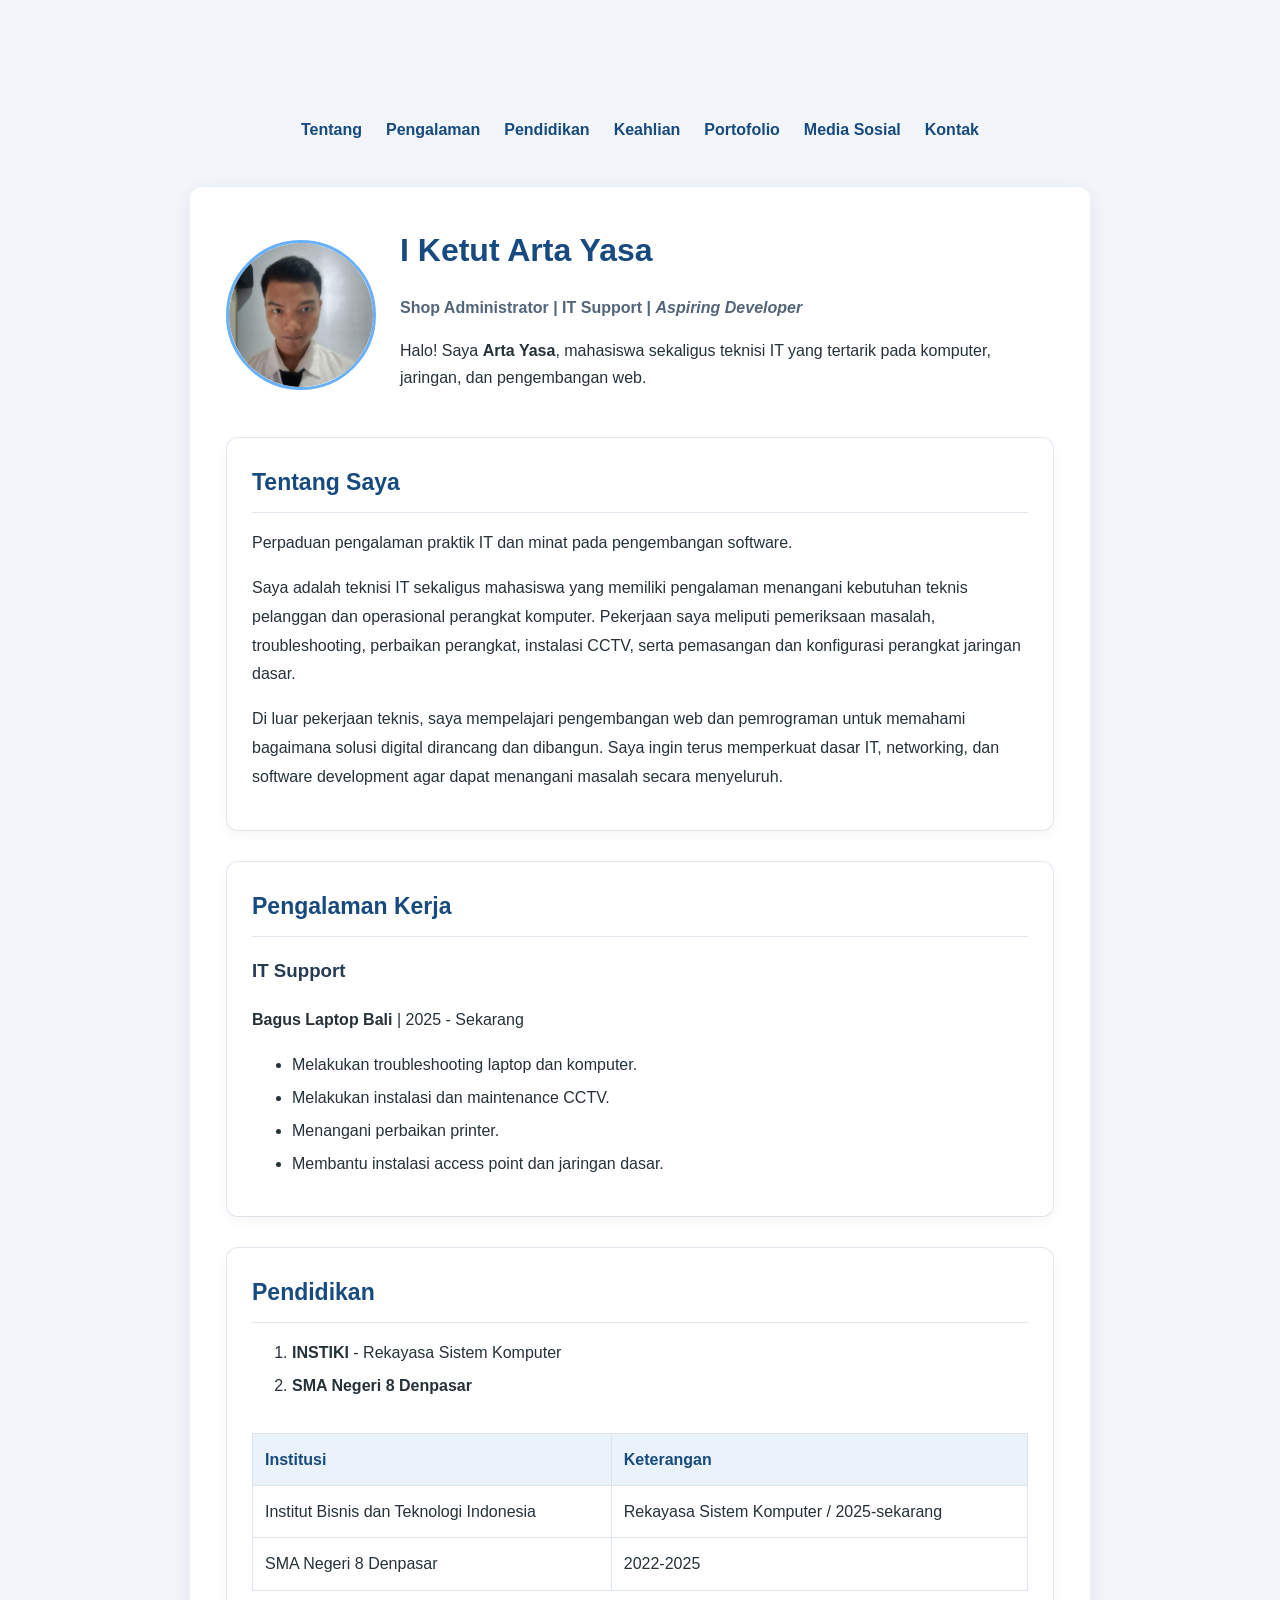
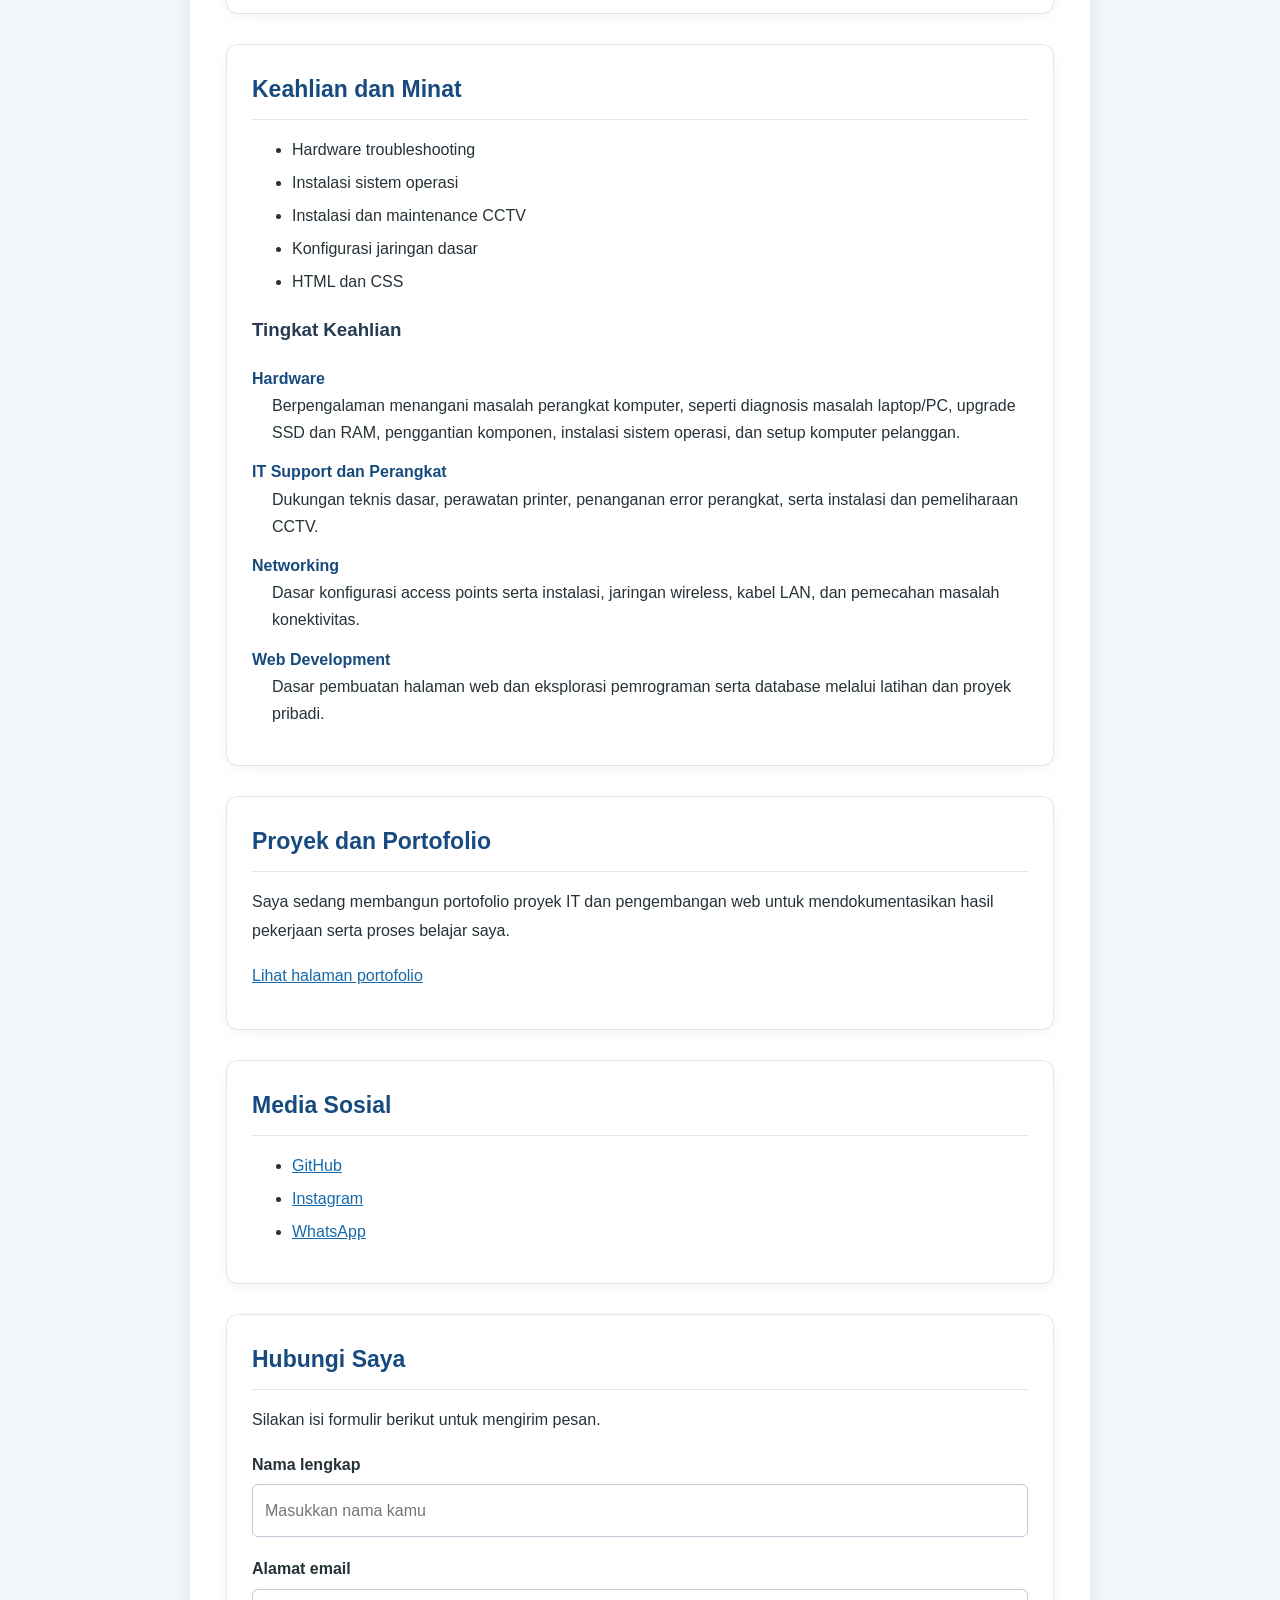
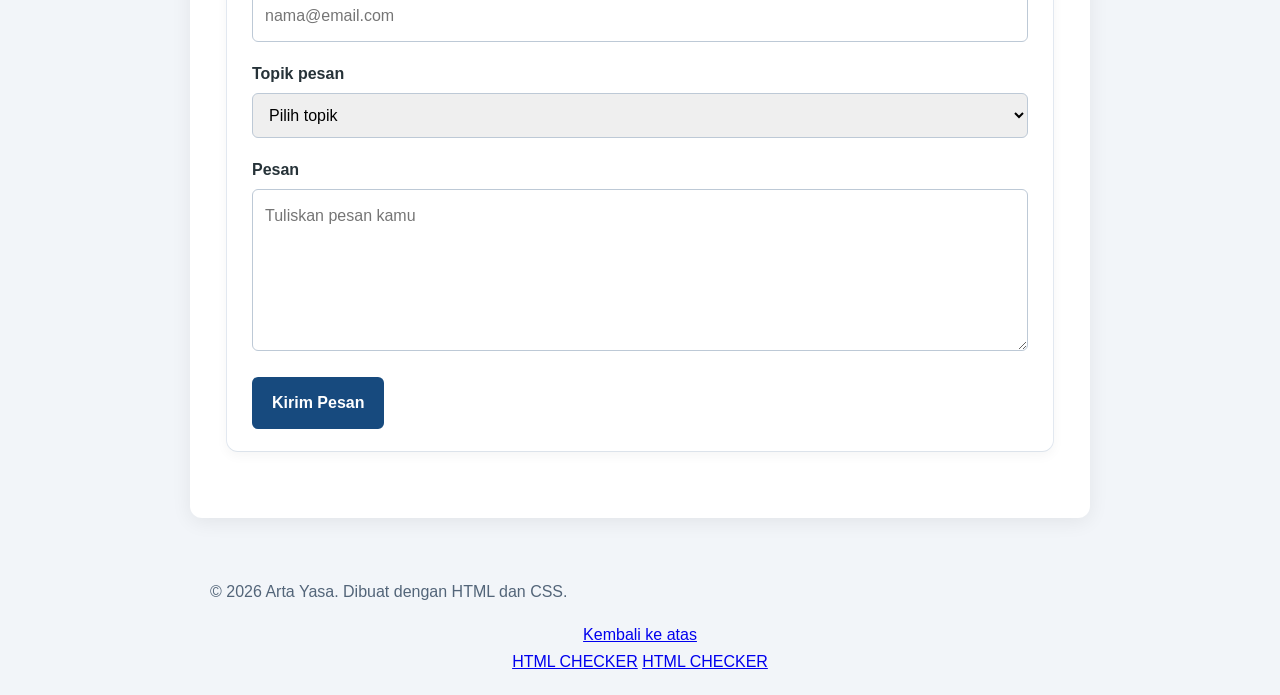
<file: index.html>
<!DOCTYPE html>
<html lang="id">
<head>
    <meta charset="UTF-8">
    <meta name="viewport" content="width=device-width, initial-scale=1.0">

    <title>CV Arta Yasa | IT Technician</title>
    <meta name="description" content="CV dan portofolio Arta Yasa, IT Technician dan calon Web Developer.">

    <link rel="stylesheet" href="style.css">
</head>
<body>

    <!-- 1. Navigasi -->
    <nav class="navbar">
        <a href="#tentang">Tentang</a>
        <a href="#pengalaman">Pengalaman</a>
        <a href="#pendidikan">Pendidikan</a>
        <a href="#keahlian">Keahlian</a>
        <a href="#proyek">Portofolio</a>
        <a href="#sosial">Media Sosial</a>
        <a href="#kontak">Kontak</a>
    </nav>

    <main class="cv">

        <!-- 2. Beranda dan perkenalan -->
        <header id="beranda" class="profile-header">
        <img src="Gambar/Foto_ketut.jpeg" alt="Foto profil Arta Yasa" class="foto-profil" width="150" height="150">

            <div class="profile-info">
                <h1>I Ketut Arta Yasa</h1>

                <p class="profesi">
                    Shop Administrator | IT Support |
                    <em>Aspiring Developer</em>
                </p>

                <p>
                    Halo! Saya <strong>Arta Yasa</strong>,
                    mahasiswa sekaligus teknisi IT yang tertarik
                    pada komputer, jaringan, dan pengembangan web.
                </p>
            </div>
        </header>

        <!-- 3. Tentang saya -->
        <section id="tentang" class="card">
            <h2>Tentang Saya</h2>

            <p>
                Perpaduan pengalaman praktik IT dan minat pada pengembangan software.<br>
            </p>
            <p>    
            Saya adalah teknisi IT sekaligus mahasiswa yang memiliki pengalaman menangani kebutuhan teknis pelanggan dan operasional perangkat komputer. Pekerjaan saya meliputi pemeriksaan masalah, troubleshooting, perbaikan perangkat, instalasi CCTV, serta pemasangan dan konfigurasi perangkat jaringan dasar.<br>
            </p>
            <p>        
                Di luar pekerjaan teknis, saya mempelajari pengembangan web dan pemrograman untuk memahami bagaimana solusi digital dirancang dan dibangun. Saya ingin terus memperkuat dasar IT, networking, dan software development agar dapat menangani masalah secara  menyeluruh.
            </p>
        </section>

        <!-- 4. Pengalaman kerja -->
        <section id="pengalaman" class="card">
            <h2>Pengalaman Kerja</h2>

            <article>
                <h3>IT Support</h3>
                <p>
                    <strong>Bagus Laptop Bali</strong> |
                    2025 - Sekarang
                </p>

                <ul>
                    <li>Melakukan troubleshooting laptop dan komputer.</li>
                    <li>Melakukan instalasi dan maintenance CCTV.</li>
                    <li>Menangani perbaikan printer.</li>
                    <li>Membantu instalasi access point dan jaringan dasar.</li>
                </ul>
            </article>
        </section>

        <!-- 5. Pendidikan: daftar berurutan -->
        <section id="pendidikan" class="card">
            <h2>Pendidikan</h2>

            <ol>
                <li>
                    <strong>INSTIKI</strong> -
                    Rekayasa Sistem Komputer
                </li>
                <li>
                    <strong>SMA Negeri 8 Denpasar</strong> 
                </li>
            </ol>

            <!-- Tabel pendidikan: 2 kolom dan 2 baris data -->
            <div class="table-wrapper">
                <table>
                    <thead>
                        <tr>
                            <th scope="col">Institusi</th>
                            <th scope="col">Keterangan</th>
                        </tr>
                    </thead>

                    <tbody>
                        <tr>
                            <td>Institut Bisnis dan Teknologi Indonesia</td>
                            <td>Rekayasa Sistem Komputer / 2025-sekarang</td>
                        </tr>
                        <tr>
                            <td>SMA Negeri 8 Denpasar</td>
                            <td>2022-2025</td>
                        </tr>
                    </tbody>
                </table>
            </div>
        </section>

        <!-- 6. Keahlian -->
        <section id="keahlian" class="card">
            <h2>Keahlian dan Minat</h2>

            <ul>
                <li>Hardware troubleshooting</li>
                <li>Instalasi sistem operasi</li>
                <li>Instalasi dan maintenance CCTV</li>
                <li>Konfigurasi jaringan dasar</li>
                <li>HTML dan CSS</li>
            </ul>

            <!-- Bonus: daftar definisi -->
            <h3>Tingkat Keahlian</h3>

            <dl>
                <dt><strong>Hardware</strong></dt>
                <dd>Berpengalaman menangani masalah perangkat komputer, seperti diagnosis masalah laptop/PC, upgrade SSD dan RAM, penggantian komponen, instalasi sistem operasi, dan setup komputer pelanggan.</dd>

                <dt><strong>IT Support dan Perangkat</strong></dt>
                <dd>Dukungan teknis dasar, perawatan printer, penanganan error perangkat, serta instalasi dan pemeliharaan CCTV.</dd>

                <dt><strong>Networking</strong></dt>
                <dd>Dasar konfigurasi access points serta instalasi, jaringan wireless, kabel LAN, dan pemecahan masalah konektivitas.</dd>

                <dt><strong>Web Development</strong></dt>
                <dd>Dasar pembuatan halaman web dan eksplorasi pemrograman serta database melalui latihan dan proyek pribadi.</dd>
            </dl>
        </section>

        <!-- 7. Proyek dan portofolio -->
        <section id="proyek" class="card">
            <h2>Proyek dan Portofolio</h2>

            <p>
                Saya sedang membangun portofolio proyek IT dan
                pengembangan web untuk mendokumentasikan hasil
                pekerjaan serta proses belajar saya.
            </p>

            <p>
                <a href="portofolio.html">Lihat halaman portofolio </a>
            </p>
        </section>

        <!-- 8. Media sosial -->
        <section id="sosial" class="card">
            <h2>Media Sosial</h2>

            <ul>
                <li>
                    <a
                        href="https://github.com/arsa-tasa"
                    >GitHub</a>
                    
                </li>

                <li>
                    <a
                        href="https://www.instagram.com/arta.xlsx?rpxt=MXdoY28ydHk1anV6bA=="
                    >Instagram</a>
                </li>
                <li>
                    <a href="https://wa.me/6281805468775">WhatsApp</a>
                </li>
            </ul>
        </section>

        <!-- 9. Kontak dan form -->
        <section id="kontak" class="card">
            <h2>Hubungi Saya</h2>

            <p>
                Silakan isi formulir berikut untuk mengirim pesan.
            </p>

            <form action="#" method="get">
                <div class="form-group">
                    <label for="nama">Nama lengkap</label>
                    <input
                        type="text"
                        id="nama"
                        name="nama"
                        placeholder="Masukkan nama kamu"
                        required
                    >
                </div>

                <div class="form-group">
                    <label for="email">Alamat email</label>
                    <input
                        type="email"
                        id="email"
                        name="email"
                        placeholder="nama@email.com"
                        required
                    >
                </div>

                <div class="form-group">
                    <label for="topik">Topik pesan</label>
                    <select id="topik" name="topik" required>
                        <option value="">Pilih topik</option>
                        <option value="pekerjaan">Peluang kerja</option>
                        <option value="proyek">Kerja sama proyek</option>
                        <option value="lainnya">Lainnya</option>
                    </select>
                </div>

                <div class="form-group">
                    <label for="pesan">Pesan</label>
                    <textarea
                        id="pesan"
                        name="pesan"
                        rows="5"
                        placeholder="Tuliskan pesan kamu"
                        required
                    ></textarea>
                </div>

                <button type="submit">Kirim Pesan</button>
            </form>

        </section>

    </main>

    <!-- 10. Footer -->
    <footer class="footer">
        <p>&copy; 2026 Arta Yasa. Dibuat dengan HTML dan CSS.</p>
        <a href="#beranda">Kembali ke atas </a><br>

        <a href="Gambar/html_checker.png">HTML CHECKER</a>
        <a href="Gambar/html_checker1.png">HTML CHECKER</a>
    </footer>

</body>
</html>
</file>
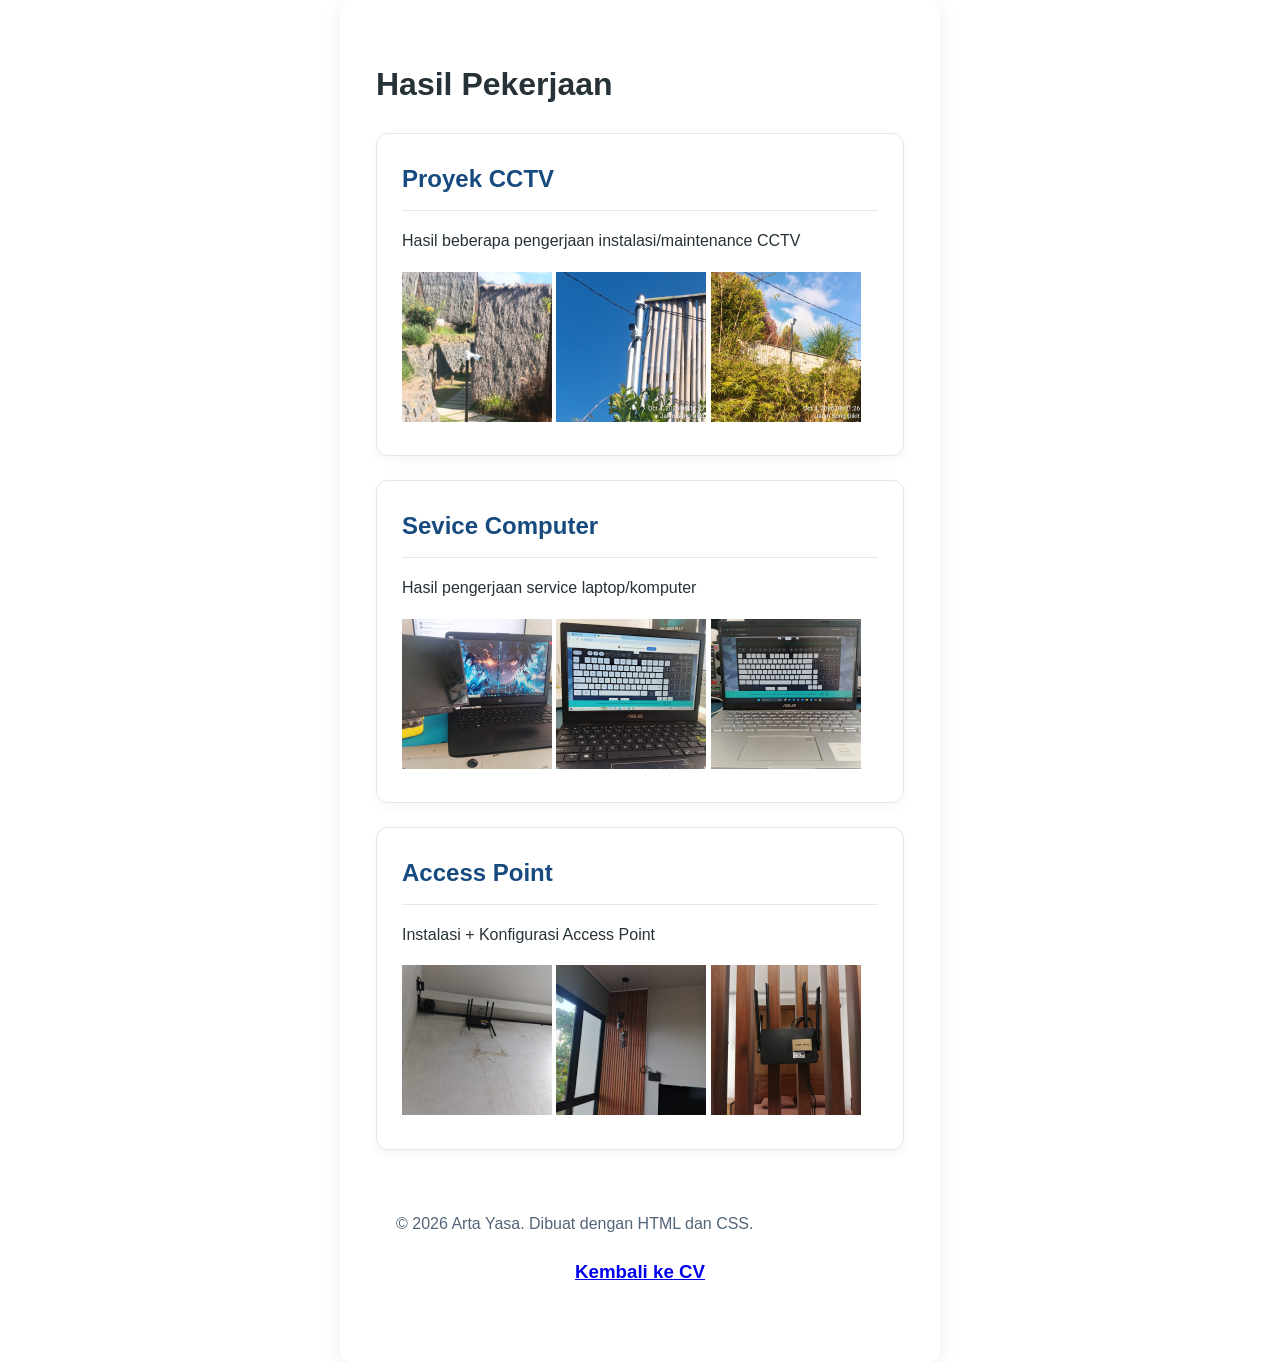
<file: portofolio.html>
<!DOCTYPE html>
<html lang="en">
<head>
    <meta charset="UTF-8">
    <meta name="viewport" content="width=device-width, initial-scale=1.0">
    <title>Portofolio Arta Yasa</title>
    <link rel="stylesheet" href="style.css">
</head>
<body class="portofolio">
    <h1>Hasil Pekerjaan</h1>
    <main class="">
        <!-- Proyek CCTV-->
        <section class="card">
            <h2>Proyek CCTV</h2>
            <p> Hasil beberapa pengerjaan instalasi/maintenance CCTV</p>
                <img src="Gambar/cctv.jpeg" alt="cctv" class="img-portofolio" width="150" height="150">
                <img src="Gambar/cctv1.jpeg" alt="cctv" class="img-portofolio" width="150" height="150">
                <img src="Gambar/cctv3.jpeg" alt="cctv" class="img-portofolio" width="150" height="150">

        </section>

                <!-- Service Laptop-->
        <section class="card">
            <h2>Sevice Computer</h2>
            <p> Hasil pengerjaan service laptop/komputer </p>
                <img src="Gambar/laptop.jpeg" alt="Computer Service" class="img-portofolio" width="150" height="150">
                <img src="Gambar/laptop1.jpeg" alt="Computer Service" class="img-portofolio" width="150" height="150">
                <img src="Gambar/laptop2.jpeg" alt="Computer Service" class="img-portofolio" width="150" height="150">


        </section>

                <!-- Instalasi AP-->
        <section class="card">
            <h2>Access Point</h2>
            <p> Instalasi + Konfigurasi Access Point</p>
                <img src="Gambar/access_point.jpeg" alt="Access Point" class="img-portofolio" width="150" height="150">
                <img src="Gambar/access_point1.jpeg" alt="Access Point" class="img-portofolio" width="150" height="150">
                <img src="Gambar/access_point2.jpeg" alt="Access Point" class="img-portofolio" width="150" height="150">

        </section>
     </main>
<footer class="footer">
        <p>&copy; 2026 Arta Yasa. Dibuat dengan HTML dan CSS.</p>
        <a href="index.html"><h3>Kembali ke CV</h3></a>
</footer>
</body>


</html>
</file>
<file: style.css>
* {
    box-sizing: border-box;
}

html {
    scroll-behavior: smooth;
}

body{
    margin: 0;
    padding: 0px;
    background-color: #f2f5f9;
    color: #263238;
    font-family: Arial, sans-serif;
    line-height: 1.7;
    padding-top: 100px;
}
p {
    text-align: left;
}
/* Navbar */
.navbar {
    display: flex;
    align-items: center;
    justify-content: center;
    flex-wrap: wrap;
    gap: 24px;
    padding: 16px 24px;
    margin-bottom: 28px;
    background-color: #f2f5f9;
    position:sticky;
    top: 0;
    left: 0;
    right: 0;
    width: 100%;
    z-index: 1000;
}

.navbar a {
    color: #174a7e;
    text-decoration: none;
    font-weight: bold;
    font-size: medium;
}

.navbar a:hover {
    color: #68b1fa;
}

.navbar .navbar-brand {
    margin-right: auto;
    color: #f1f1f1;
    font-size: 25px;
    font-weight: bold;
}

/* Kartu CV */
.cv {
    max-width: 900px;
    margin: 0 auto;
    padding: 36px;
    background-color: white;
    border-radius: 12px;
    box-shadow: 0 4px 20px rgba(0, 0, 0, 0.07);
}

/* Profil */
.profile-header {
    display: flex;
    align-items: center;
    gap: 24px;
    margin-bottom: 30px;
}

.foto-profil {
    width: 150px;
    height: 150px;
    flex-shrink: 0;
    object-fit: cover;
    border-radius: 50%;
    border: 3px solid #68b1fa;
}

.profile-info h1 {
    margin: 0 0 8px;
    color: #174a7e;
}

.profesi {
    font-weight: bold;
    color: #536579;
}

/* Kategori */
.cv section {
    margin-bottom: 30px;
    padding-bottom: 22px;
    border-bottom: 1px solid #dce3eb;
    scroll-margin-top: 100px;
}

.cv h2 {
    color: #174a7e;
    font-size: 23px;
    padding-bottom: 8px;
    border-bottom: 2px solid #dce6f1;
}

.cv h3 {
    color: #263b53;
}

.cv li {
    margin-bottom: 6px;
}

.cv a {
    color: #1769aa;
}

.cv a:hover {
    color: #174a7e;
}

/* Tabel pendidikan */
.table-wrapper {
    overflow-x: auto;
}

table {
    width: 100%;
    margin-top: 18px;
    border-collapse: collapse;
}

th,
td {
    padding: 12px;
    border: 1px solid #dce3eb;
    text-align: left;
}

th {
    background-color: #eaf2fb;
    color: #174a7e;
}

/* Daftar definisi */
dt {
    margin-top: 12px;
    color: #174a7e;
}

dd {
    margin-left: 20px;
}

/* Form kontak */
.form-group {
    margin-bottom: 18px;
}

.form-group label {
    display: block;
    margin-bottom: 6px;
    font-weight: bold;
}

.form-group input,
.form-group textarea,
.form-group select {
    width: 100%;
    padding: 12px;
    border: 1px solid #bdc9d6;
    border-radius: 6px;
    font: inherit;
}

.form-group input:focus,
.form-group textarea:focus,
.form-group select:focus {
    outline: 2px solid #68b1fa;
    border-color: #174a7e;
}

button {
    padding: 12px 20px;
    border: none;
    border-radius: 6px;
    background-color: #174a7e;
    color: white;
    font: inherit;
    font-weight: bold;
    cursor: pointer;
}

button:hover {
    background-color: #10365c;
}

.catatan-form {
    color: #687787;
    font-size: 13px;
}

/* Footer */
.footer {
    max-width: 900px;
    margin: 24px auto 0;
    padding: 20px;
    text-align: center;
    color: #536579;
}

/* Tampilan HP */
@media (max-width: 600px) {
    body {
        padding: 12px;
    }

    .navbar {
        justify-content: flex-start;
        gap: 14px;
        padding: 14px;
    }
    .cv {
        padding: 20px;
    }

    .profile-header {
        flex-direction: column;
        align-items: flex-start;
    }

    .foto-profil {
        width: 125px;
        height: 125px;
    }
}


/* Kartu untuk setiap bagian CV */
.card {
    background-color: #ffffff;
    padding: 25px;
    margin-bottom: 24px;
    border: 1px solid #e2e8f0;
    border-radius: 12px;
    box-shadow: 0 4px 12px rgba(0, 0, 0, 0.04);
}

/* Judul di dalam kartu */
.card h2 {
    color: #174a7e;
    margin-top: 0;
    margin-bottom: 15px;
    padding-bottom: 10px;
    border-bottom: 1px solid #e2e8f0;
}

/* Jarak paragraf dalam kartu */
.card p {
    line-height: 1.8;
}

/* Efek saat kartu diarahkan kursor */
.card:hover {
    box-shadow: 0 6px 18px rgba(0, 0, 0, 0.08);
    transition: box-shadow 0.2s ease;
}
.img-portofolio{
    width: 150px;
    height: 150px;
    flex-shrink: 0;
    object-fit: cover;
}
body.portofolio{
    margin: 0 auto;
    padding: 36px;
}
.portofolio {
    max-width: 600px;
    margin: 0 auto;
    padding: 36px;
    background-color: white;
    border-radius: 12px;
    box-shadow: 0 4px 20px rgba(0, 0, 0, 0.07);
}
</file>
